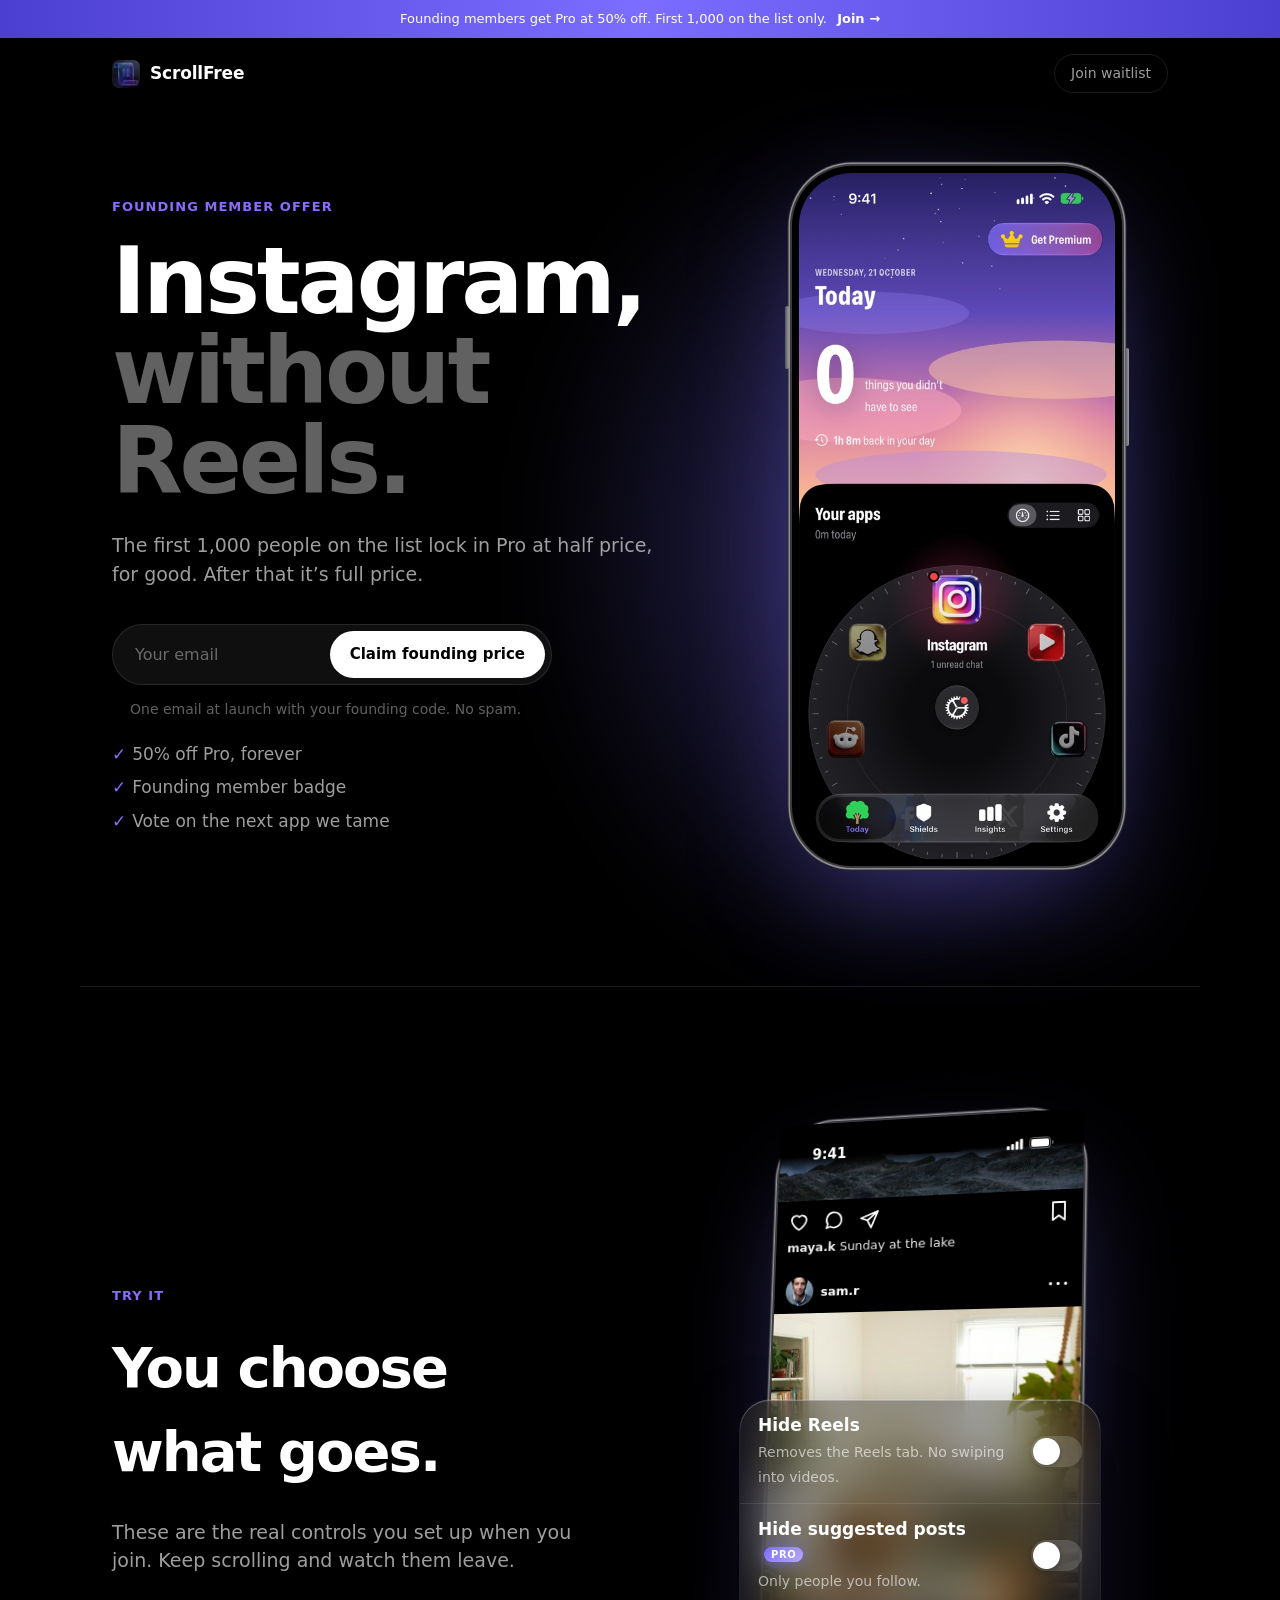
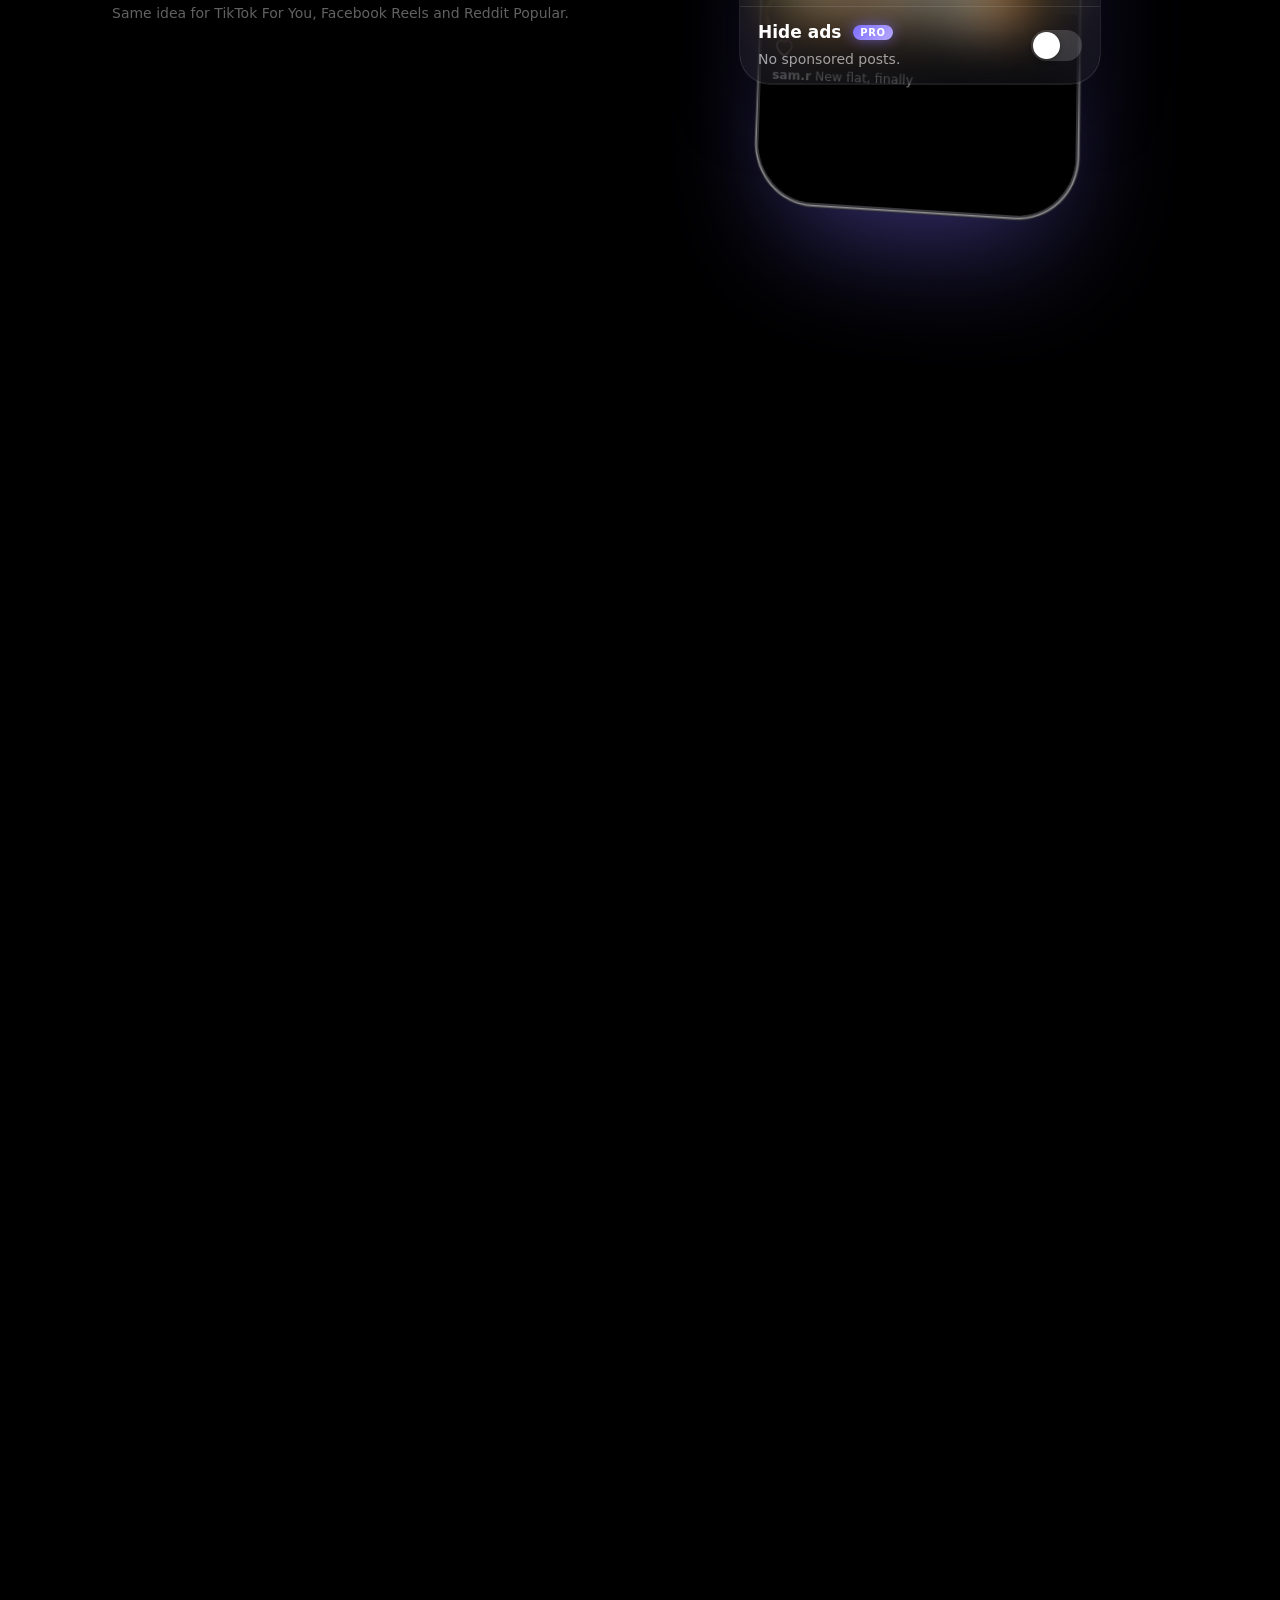
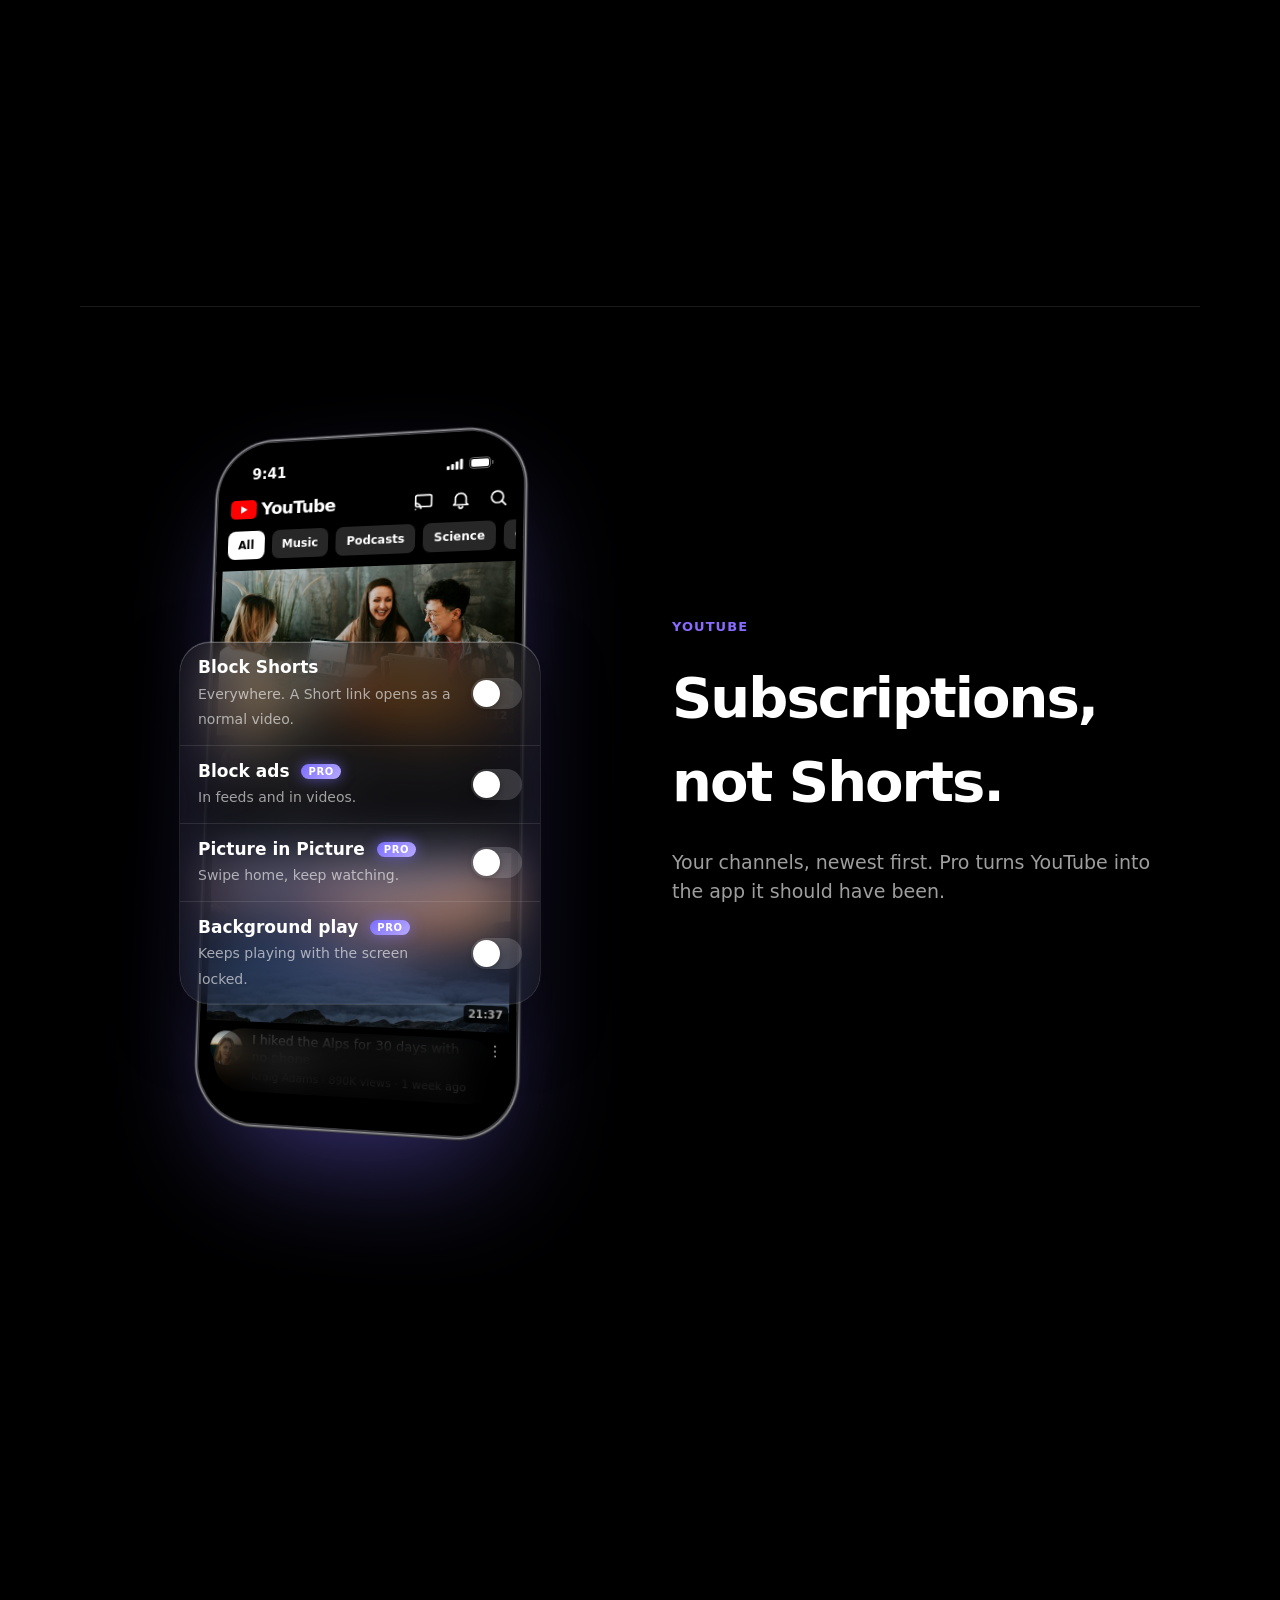
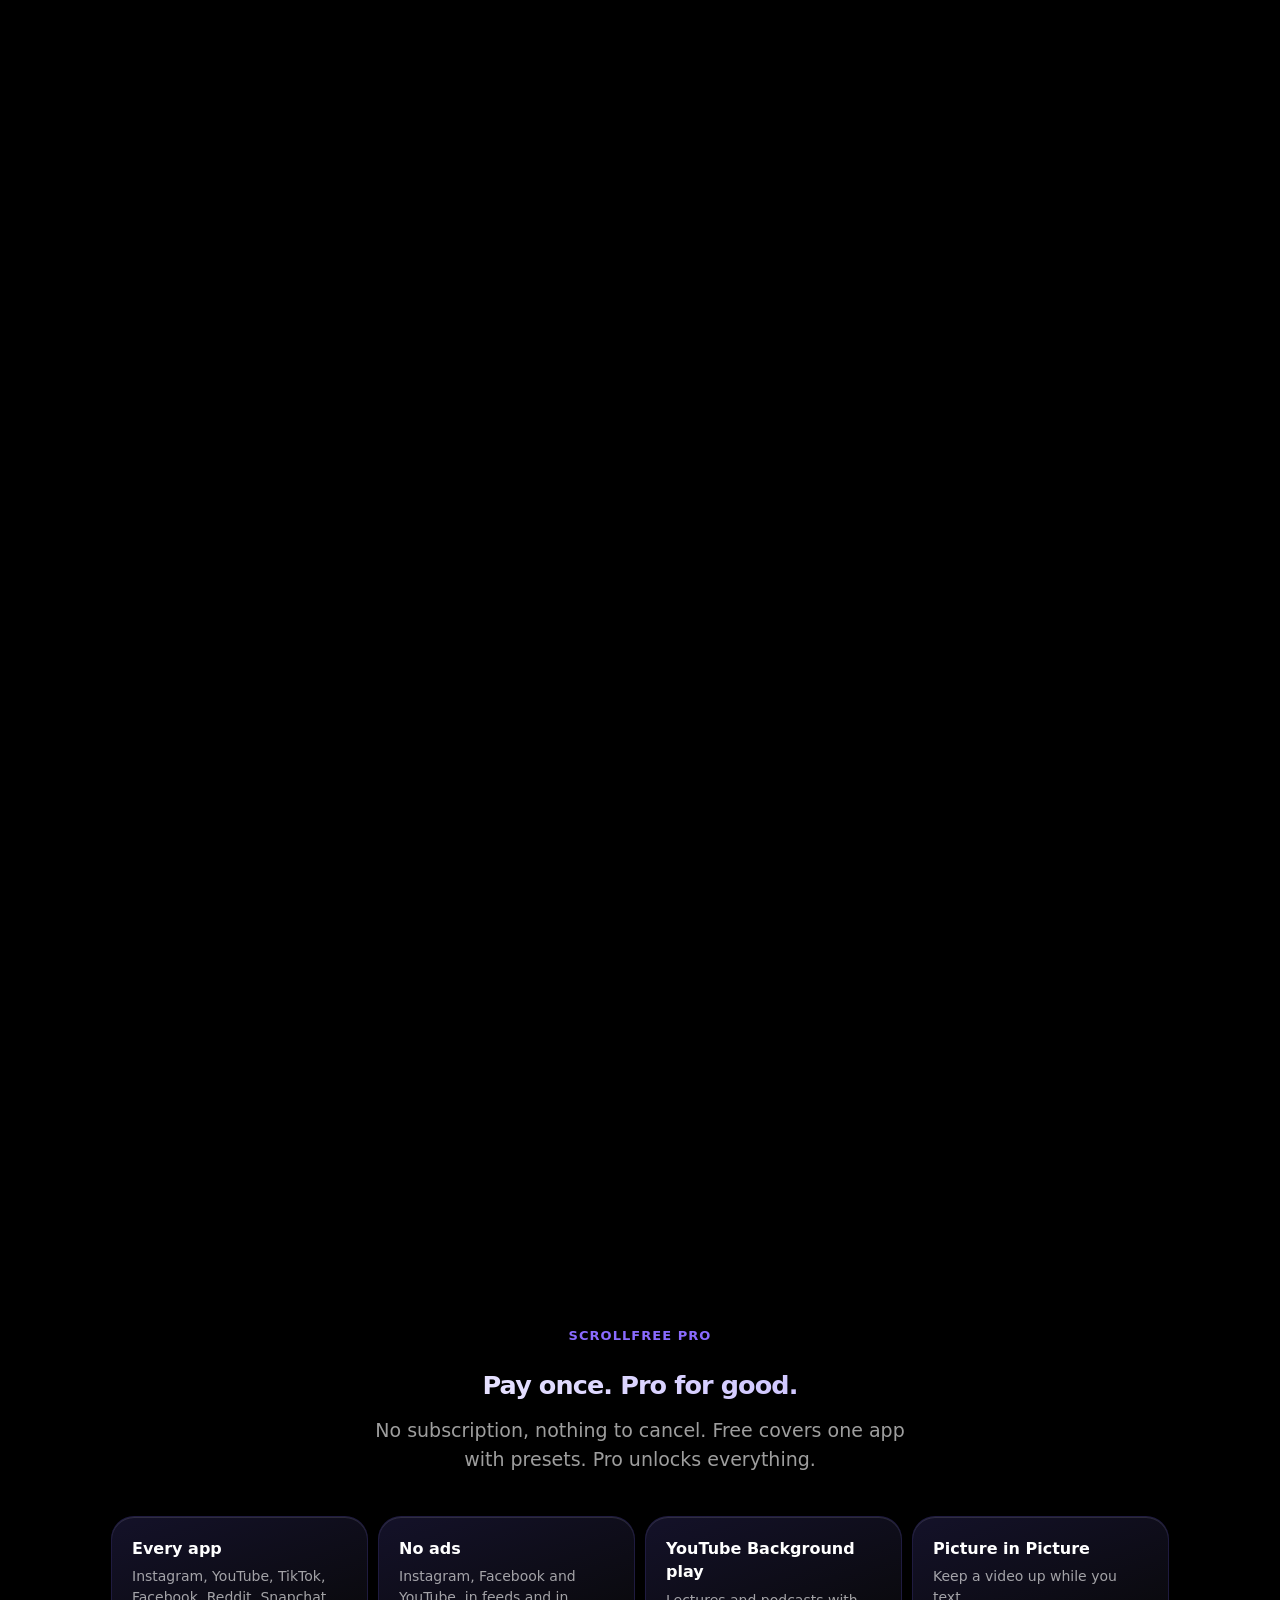
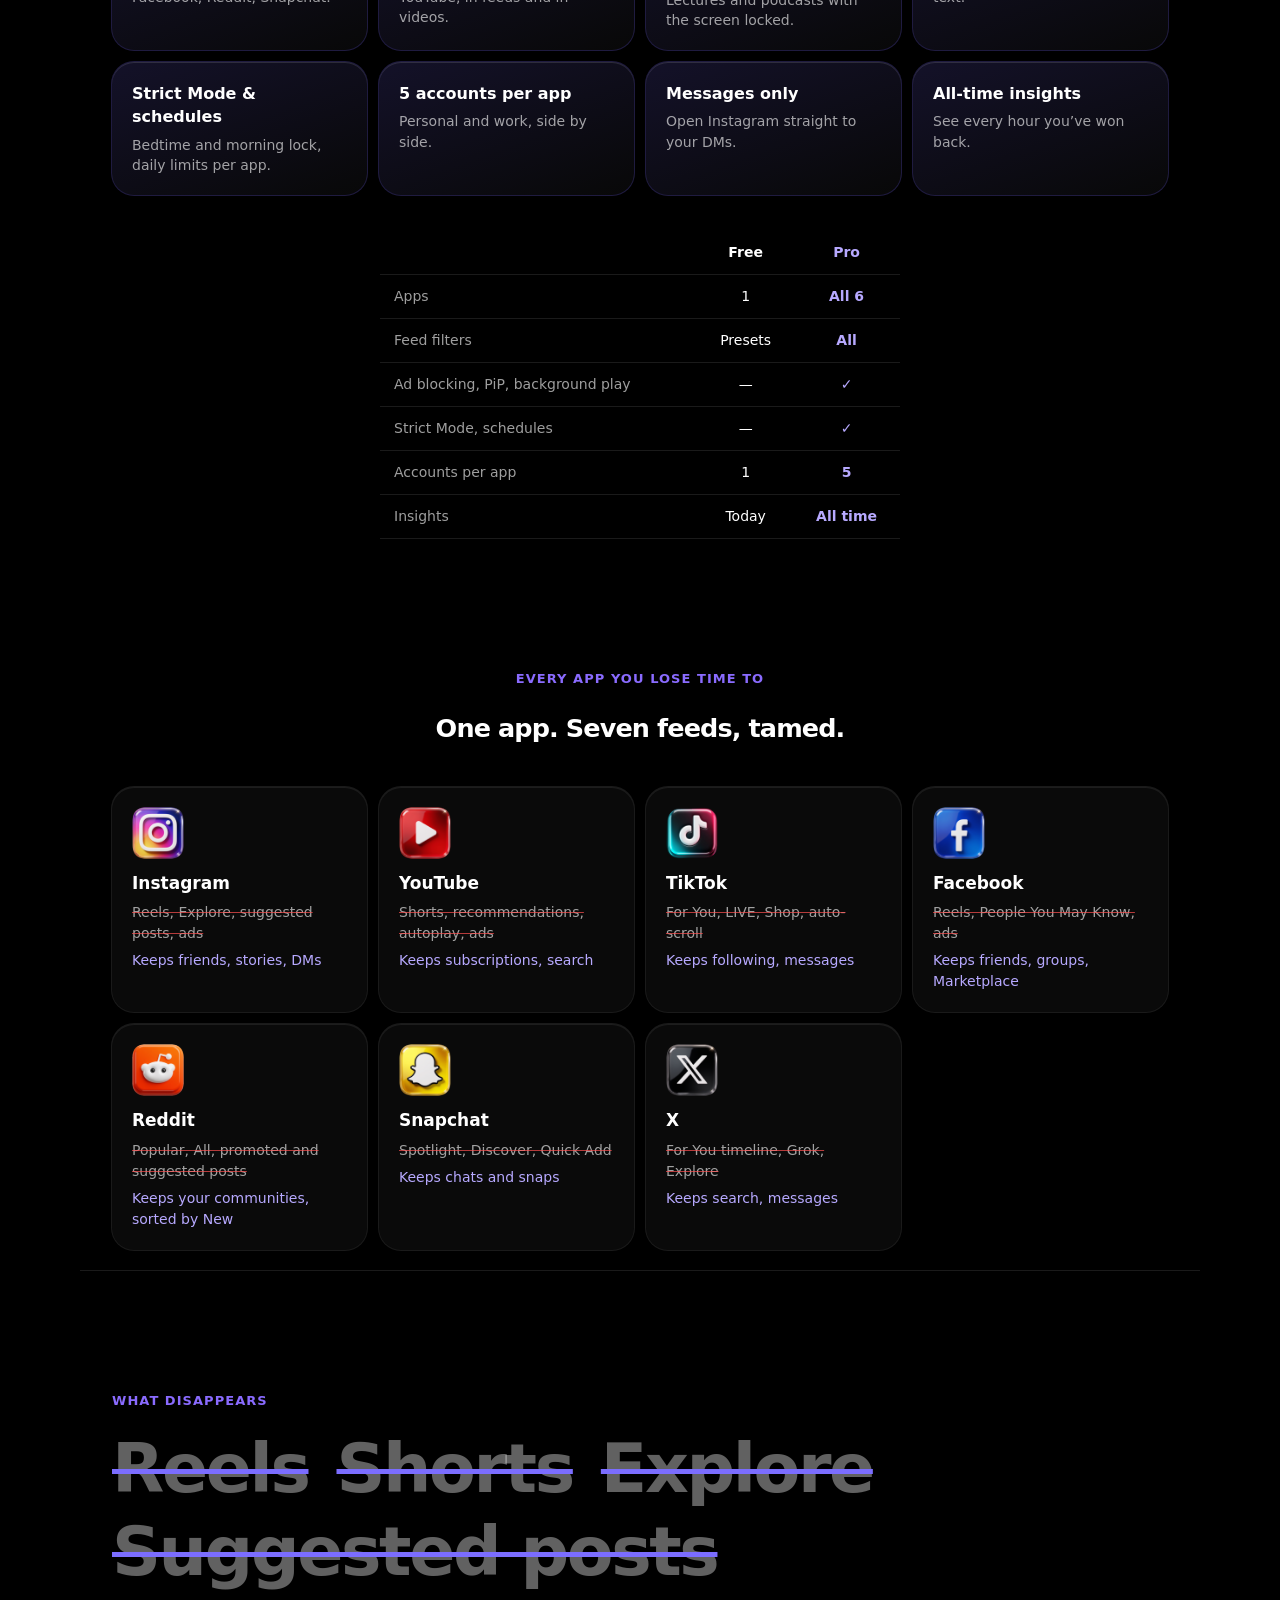
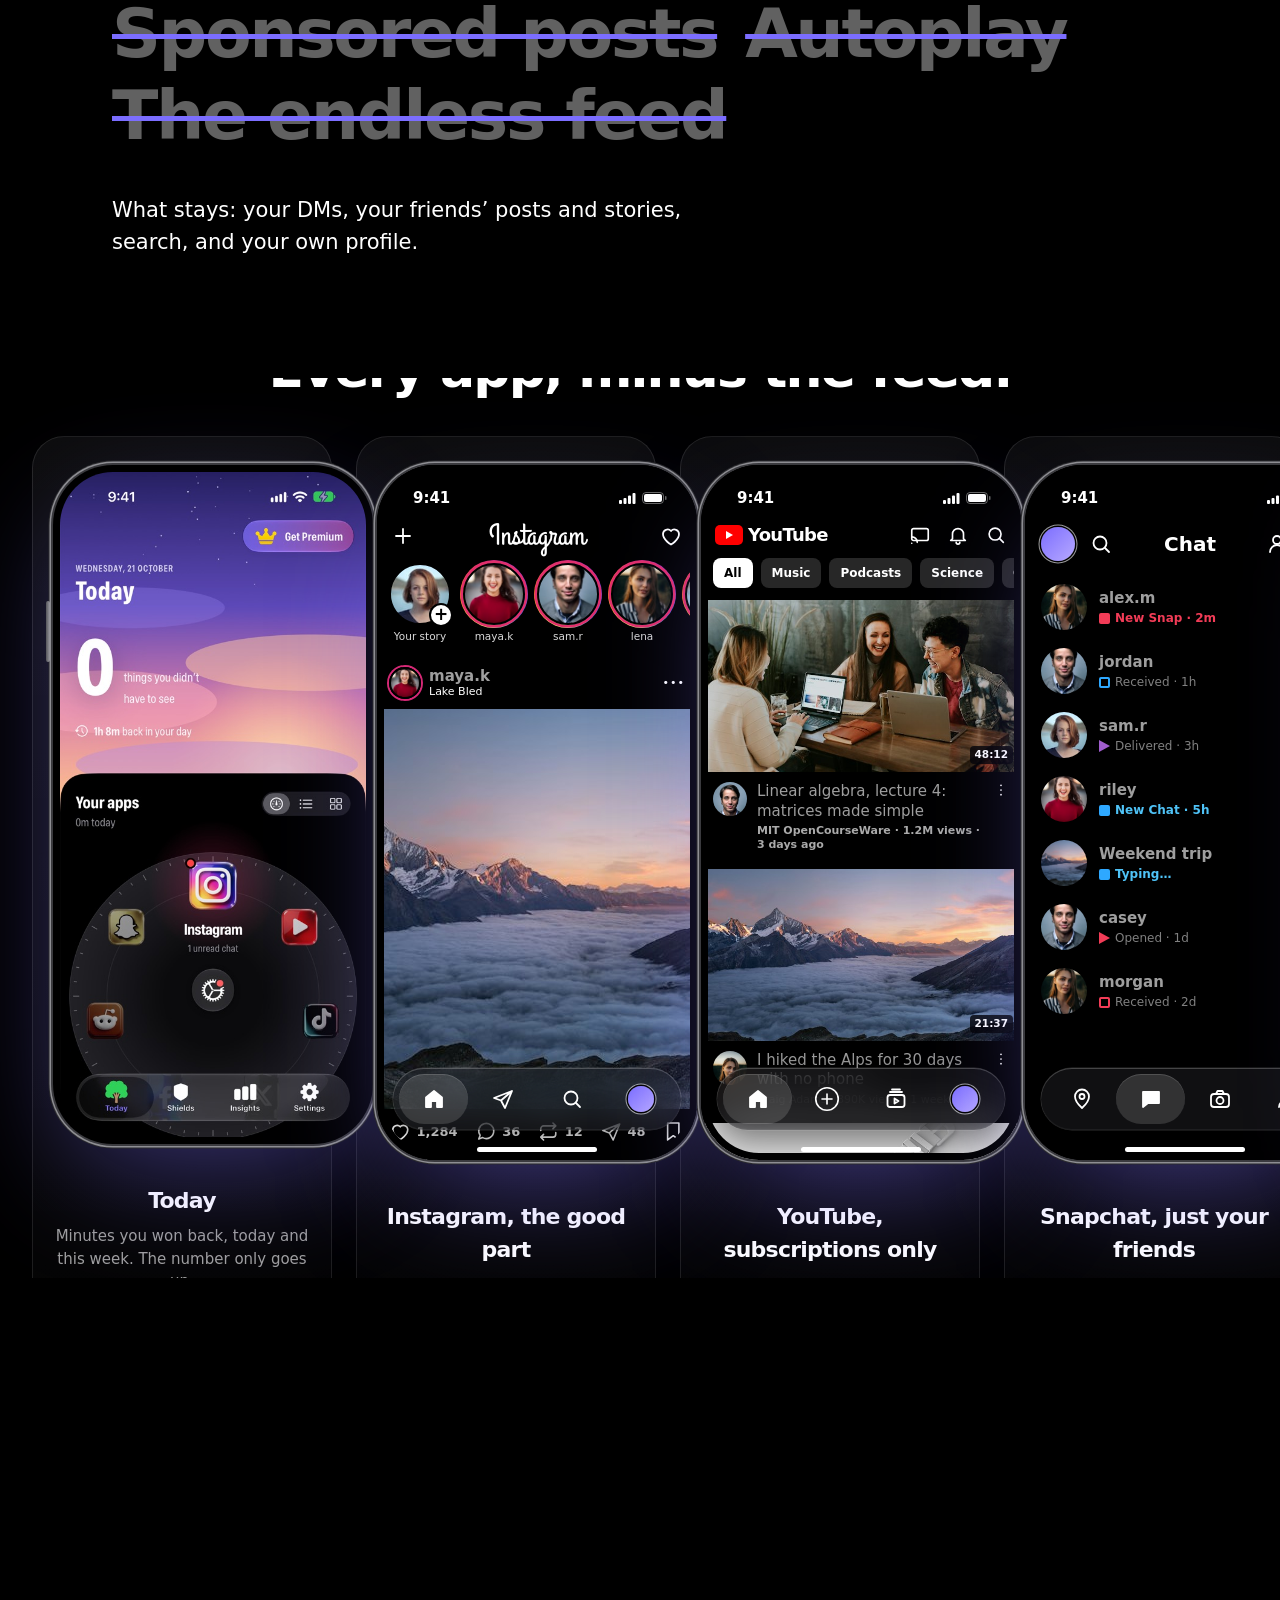
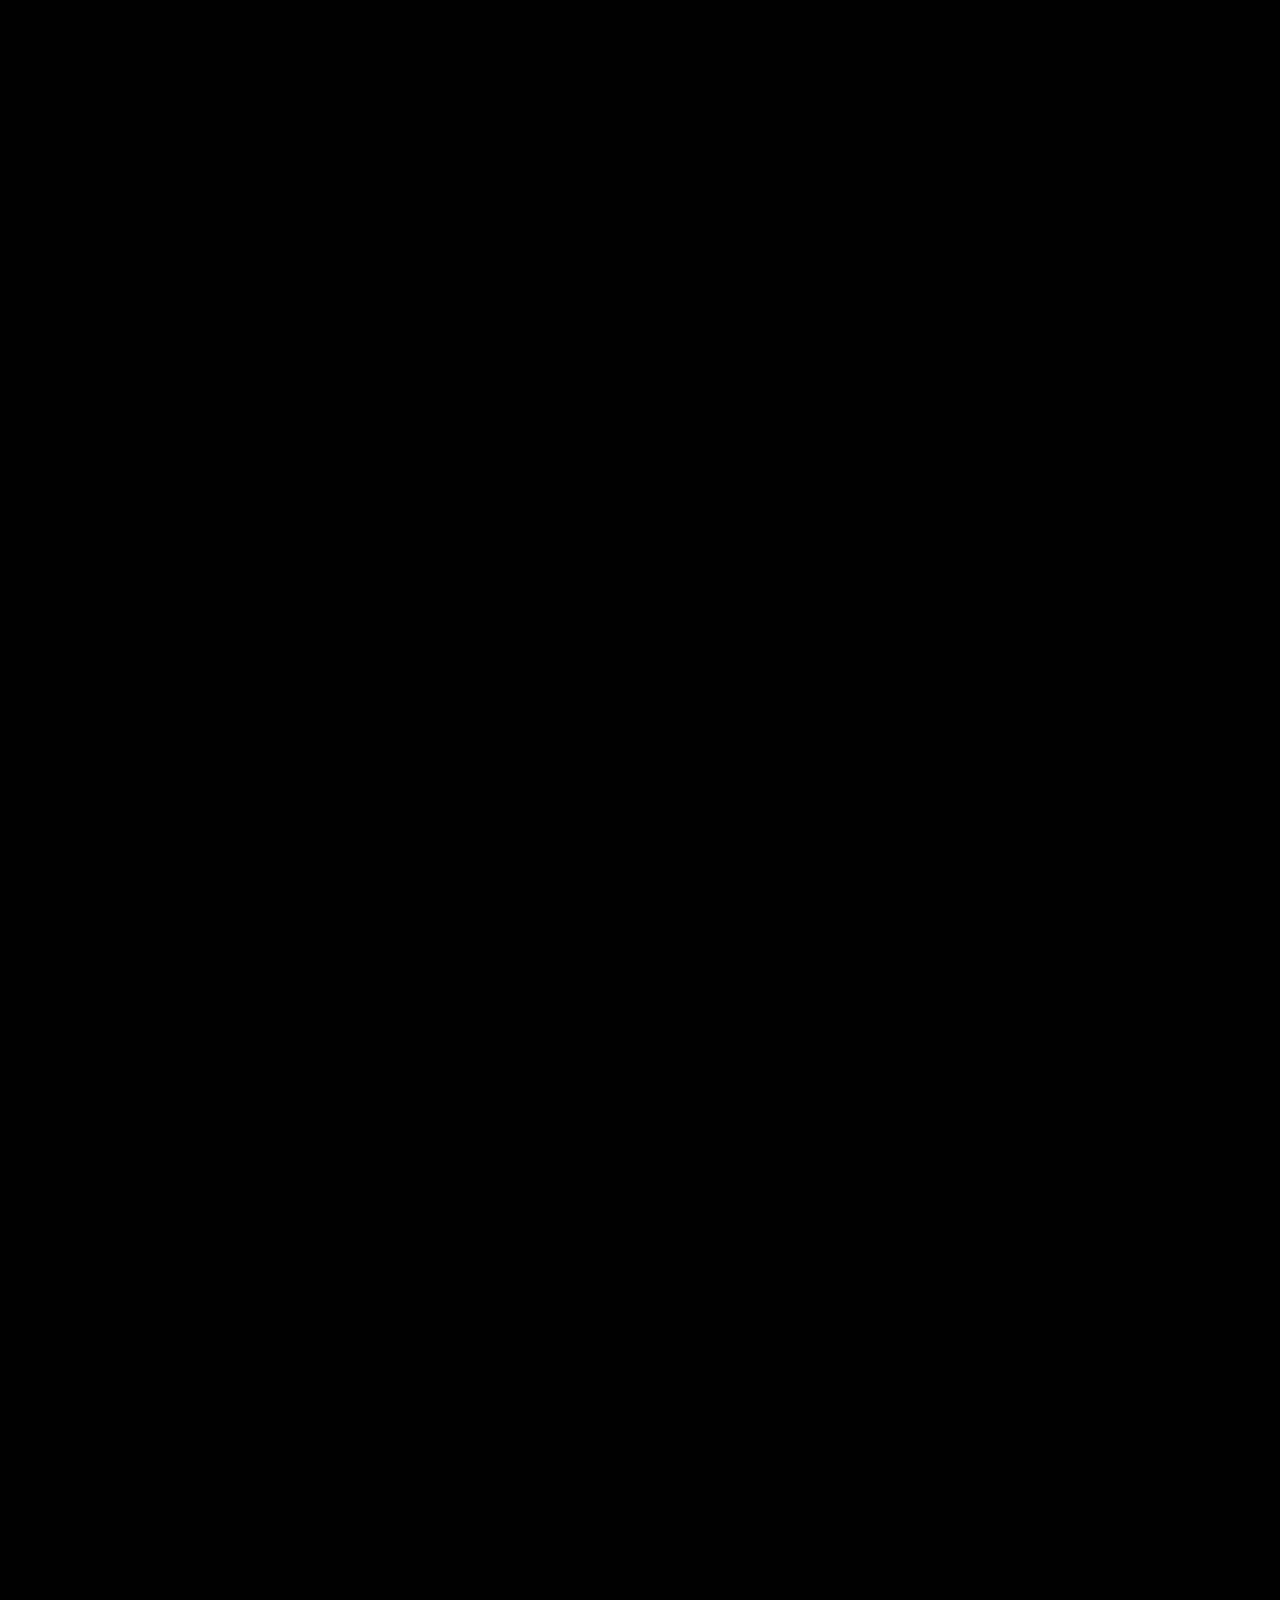
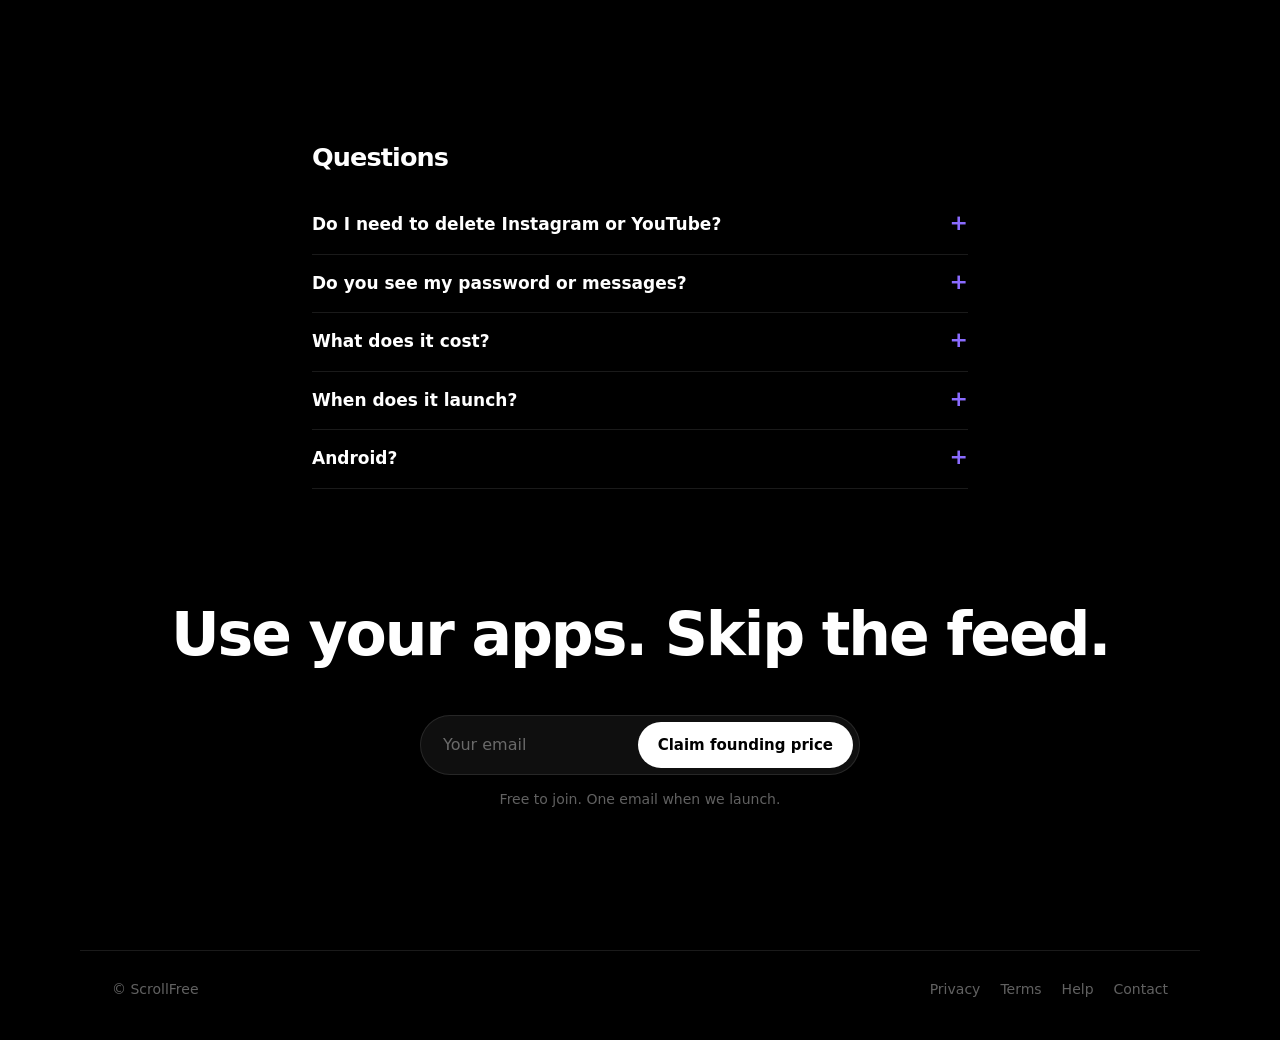
<file: index.html>
<!doctype html><html lang=en><head><meta charset=utf-8><meta name=viewport content='width=device-width,initial-scale=1'>
<title>ScrollFree – Instagram without Reels</title><meta name=robots content=noindex>
<meta name=description content="Keep Instagram, TikTok and YouTube. Lose Reels, Shorts and the endless feed. Join the ScrollFree waitlist.">
<meta property=og:title content="ScrollFree – Instagram without Reels"><meta property=og:description content="Keep your apps. Lose the scroll. Join the waitlist."><meta property=og:image content="img/s-1-today.jpg">
<meta name=theme-color content="#000">
<link rel=icon href=img/icon.png><link rel=preconnect href=https://fonts.gstatic.com crossorigin><link rel=stylesheet href="https://fonts.googleapis.com/css2?family=Grand+Hotel&display=swap"><link rel=stylesheet href=landing.css></head><body>

<div class=fomo>Founding members get Pro at 50% off. First 1,000 on the list only. <a href=#join>Join →</a></div>
<nav class=wrap><a class=brand href=./><img src=img/icon.png alt="" width=28 height=28>ScrollFree</a><a class=navcta href=#join>Join waitlist</a></nav>

<header class="hero wrap">
<div>
<p class=eyebrow>Founding member offer</p><h1>Instagram,<br><em>without Reels.</em></h1>
<p class=lead>The first 1,000 people on the list lock in Pro at half price, for good. After that it’s full price.</p>
<form class=wl name=waitlist data-netlify=true><input type=hidden name=form-name value=waitlist><input type=email name=email required placeholder="Your email" autocomplete=email aria-label="Email"><button>Claim founding price</button></form><p class="note msg">One email at launch with your founding code. No spam.</p>
<ul class=perks><li>50% off Pro, forever</li><li>Founding member badge</li><li>Vote on the next app we tame</li></ul>
</div>
<figure class=phone><img src=img/s-1-today.jpg alt="ScrollFree Today screen showing time won back" width=1100 height=2392></figure>
</header>

<div class=scrolly><section class="demo wrap" id=try>
<div class=demo-copy>
<p class=eyebrow>Try it</p>
<h2>You choose what goes.</h2>
<p class=lead>These are the real controls you set up when you join. Keep scrolling and watch them leave.</p>
<p class=note style="margin-left:0">Same idea for TikTok For You, Facebook Reels and Reddit Popular.</p>
</div>
<div class=stage><div class="mock" id=mock>
<div class=sb><b>9:41</b><span><svg width=17 height=11 viewBox="0 0 17 11" fill=#fff><rect x=0 y=7 width=3 height=4 rx=1 /><rect x=4.5 y=5 width=3 height=6 rx=1 /><rect x=9 y=2.5 width=3 height=8.5 rx=1 /><rect x=13.5 y=0 width=3 height=11 rx=1 /></svg><svg width=25 height=12 viewBox="0 0 25 12"><rect x=.5 y=.5 width=21 height=11 rx=3.5 fill=none stroke=#fff opacity=.4 /><rect x=2 y=2 width=18 height=8 rx=2 fill=#fff /><rect x=23 y=4 width=1.5 height=4 rx=.7 fill=#fff opacity=.4 /></svg></span></div>
<div class=scroll>
<div class=ighead><svg viewBox="0 0 24 24" class=ic><path d="M12 5v14M5 12h14"/></svg><b class=wordmark>Instagram</b><svg viewBox="0 0 24 24" class=ic><path d="M12 20.5s-8-4.6-8-10.4A4.6 4.6 0 0 1 12 7a4.6 4.6 0 0 1 8 3.1c0 5.8-8 10.4-8 10.4z"/></svg></div>
<div class=stories><figure class=me><i></i><figcaption>Your story</figcaption></figure><figure><i></i><figcaption>maya.k</figcaption></figure><figure><i></i><figcaption>sam.r</figcaption></figure><figure><i></i><figcaption>lena</figcaption></figure><figure><i></i><figcaption>omar.j</figcaption></figure></div>
<article class=post><header><i></i><b>maya.k</b><span>•••</span></header><div class="img g1"></div><div class=acts><svg viewBox="0 0 24 24" class=ic><path d="M12 20.5s-8-4.6-8-10.4A4.6 4.6 0 0 1 12 7a4.6 4.6 0 0 1 8 3.1c0 5.8-8 10.4-8 10.4z"/></svg><svg viewBox="0 0 24 24" class=ic><path d="M20 11.5a8 8 0 0 1-11.8 7L4 20l1.5-4A8 8 0 1 1 20 11.5z"/></svg><svg viewBox="0 0 24 24" class=ic><path d="M21 4 3 11l7 2.5L21 4l-7 17-4-7.5"/></svg><svg viewBox="0 0 24 24" class="ic r"><path d="M6 3h12v18l-6-4.5L6 21z"/></svg></div><p><b>maya.k</b> Sunday at the lake</p></article>
<article class="post x" data-k=sugg><header><i></i><b>viral.clips</b><small>Suggested for you</small><span>•••</span></header><div class="img g2"><em>▶</em></div><div class=acts><svg viewBox="0 0 24 24" class=ic><path d="M12 20.5s-8-4.6-8-10.4A4.6 4.6 0 0 1 12 7a4.6 4.6 0 0 1 8 3.1c0 5.8-8 10.4-8 10.4z"/></svg></div><p><b>viral.clips</b> You won't believe #7</p></article>
<article class="post x" data-k=ad><header><i></i><b>shopnow</b><small>Sponsored</small><span>•••</span></header><div class="img g3"></div><div class=shop>Shop now <span>›</span></div></article>
<article class=post><header><i></i><b>sam.r</b><span>•••</span></header><div class="img g4"></div><div class=acts><svg viewBox="0 0 24 24" class=ic><path d="M12 20.5s-8-4.6-8-10.4A4.6 4.6 0 0 1 12 7a4.6 4.6 0 0 1 8 3.1c0 5.8-8 10.4-8 10.4z"/></svg></div><p><b>sam.r</b> New flat, finally</p></article>
</div>
<nav class=tabs>
<span class=on><svg viewBox="0 0 24 24" class=ic><path d="M4 10.5 12 4l8 6.5V20h-5v-6H9v6H4z" fill=currentColor /></svg></span>
<span class=reels data-k=reels><svg viewBox="0 0 24 24" class=ic><rect x=3.5 y=3.5 width=17 height=17 rx=5 /><path d="M3.5 8.5h17M9 3.5l2.5 5M14.5 3.5l2.5 5M10.5 12.2v4.6l4-2.3z"/></svg></span>
<span><svg viewBox="0 0 24 24" class=ic><path d="M21 4 3 11l7 2.5L21 4l-7 17-4-7.5"/></svg></span>
<span><svg viewBox="0 0 24 24" class=ic><circle cx=11 cy=11 r=6.5 /><path d="m16 16 4 4"/></svg></span>
<span><i class=pfp></i></span>
</nav>
<div class=home-ind></div>
</div><div class=toggles>
<label><span><b>Hide Reels</b><small>Removes the Reels tab. No swiping into videos.</small></span><input type=checkbox data-hide=reels><i></i></label>
<label><span><b>Hide suggested posts <em class=pro>PRO</em></b><small>Only people you follow.</small></span><input type=checkbox data-hide=sugg><i></i></label>
<label><span><b>Hide ads <em class=pro>PRO</em></b><small>No sponsored posts.</small></span><input type=checkbox data-hide=ad><i></i></label>
</div></div>
</section></div>

<div class=scrolly><section class="demo wrap yt" id=youtube>
<div class=demo-copy>
<p class=eyebrow>YouTube</p>
<h2>Subscriptions, not Shorts.</h2>
<p class=lead>Your channels, newest first. Pro turns YouTube into the app it should have been.</p>
</div>
<div class=stage><div class=mock>
<div class=sb><b>9:41</b><span><svg width=17 height=11 viewBox="0 0 17 11" fill=#fff><rect x=0 y=7 width=3 height=4 rx=1 /><rect x=4.5 y=5 width=3 height=6 rx=1 /><rect x=9 y=2.5 width=3 height=8.5 rx=1 /><rect x=13.5 y=0 width=3 height=11 rx=1 /></svg><svg width=25 height=12 viewBox="0 0 25 12"><rect x=.5 y=.5 width=21 height=11 rx=3.5 fill=none stroke=#fff opacity=.4 /><rect x=2 y=2 width=18 height=8 rx=2 fill=#fff /><rect x=23 y=4 width=1.5 height=4 rx=.7 fill=#fff opacity=.4 /></svg></span></div>
<div class="scroll ytf">
<div class=ythead><b class=ytlogo><svg viewBox="0 0 28 20" width=28 height=20><rect width=28 height=20 rx=5 fill=#f00 /><path d="m11 6 7 4-7 4z" fill=#fff /></svg>YouTube</b><span class=yti><svg viewBox="0 0 24 24" class="ic"><rect x=3 y=5 width=18 height=13 rx=2 /><path d="M3 21a3 3 0 0 0-0 0M3 14a6 6 0 0 1 6 6"/></svg><svg viewBox="0 0 24 24" class="ic"><path d="M6 16V11a6 6 0 0 1 12 0v5l2 2H4zM10 20a2 2 0 0 0 4 0"/></svg><svg viewBox="0 0 24 24" class="ic"><circle cx=11 cy=11 r=6.5 /><path d="m16 16 4 4"/></svg></span></div><div class=chips><span class=on>All</span><span>Music</span><span>Podcasts</span><span>Science</span><span>Cooking</span></div><div data-k=pip class=player><div class="post vid"><div class="img g5"><small class=dur>48:12</small></div><div class=vmeta><i class="av1"></i><p><b>Linear algebra, lecture 4: matrices made simple</b><span>MIT OpenCourseWare · 1.2M views · 3 days ago</span></p><svg viewBox="0 0 24 24" class="ic dots"><circle cx=12 cy=5 r=1.3 fill=#fff /><circle cx=12 cy=12 r=1.3 fill=#fff /><circle cx=12 cy=19 r=1.3 fill=#fff /></svg></div></div></div><div class="post vid" data-k=yad><div class="img g3"><small class=adtag>Sponsored</small></div><div class=vmeta><i class="av3"></i><p><b>The watch that does nothing. Beautifully.</b><span>shopnow.com</span></p><svg viewBox="0 0 24 24" class="ic dots"><circle cx=12 cy=5 r=1.3 fill=#fff /><circle cx=12 cy=12 r=1.3 fill=#fff /><circle cx=12 cy=19 r=1.3 fill=#fff /></svg></div><div class=shopbtn>Shop now</div></div><div class="post shelf" data-k=shorts><b><svg viewBox="0 0 24 24" width=20 height=20><path d="M14.5 3.6 7.4 7.3a3.6 3.6 0 0 0 .3 6.5l-.6.3a3.6 3.6 0 0 0 3.4 6.4l7.1-3.7a3.6 3.6 0 0 0-.3-6.5l.6-.3a3.6 3.6 0 0 0-3.4-6.4z" fill=#f00 /><path d="m10.5 9.5 4 2.5-4 2.5z" fill=#fff /></svg>Shorts</b><div><i class=g2><span>POV: it’s 3am and you’re still scrolling<small>4.1M views</small></span></i><i class=g6><span>This pasta hack 🤯<small>2.8M views</small></span></i></div></div><div class="post vid"><div class="img g1"><small class=dur>21:37</small></div><div class=vmeta><i class="av4"></i><p><b>I hiked the Alps for 30 days with no phone</b><span>Kraig Adams · 890K views · 1 week ago</span></p><svg viewBox="0 0 24 24" class="ic dots"><circle cx=12 cy=5 r=1.3 fill=#fff /><circle cx=12 cy=12 r=1.3 fill=#fff /><circle cx=12 cy=19 r=1.3 fill=#fff /></svg></div></div></div>
<div class=bgplay data-k=bg>▶︎ Lecture 4 · playing in background</div>
<nav class=tabs><span class=on><svg viewBox="0 0 24 24" class=ic><path d="M4 10.5 12 4l8 6.5V20h-5v-6H9v6H4z" fill=currentColor /></svg></span><span class=reels data-k=shorts><svg viewBox="0 0 24 24" class=ic><path d="M14.5 3.6 7.4 7.3a3.6 3.6 0 0 0 .3 6.5l-.6.3a3.6 3.6 0 0 0 3.4 6.4l7.1-3.7a3.6 3.6 0 0 0-.3-6.5l.6-.3a3.6 3.6 0 0 0-3.4-6.4z"/><path d="m10.5 9.5 4 2.5-4 2.5z"/></svg></span><span class=plus><svg viewBox="0 0 24 24" class="ic"><circle cx=12 cy=12 r=9 /><path d="M12 8v8M8 12h8"/></svg></span><span><svg viewBox="0 0 24 24" class=ic><rect x=3.5 y=8 width=17 height=12 rx=2.5 /><path d="M6 5h12M8 2.5h8M10.5 11.5l4 2.5-4 2.5z"/></svg></span><span><i class=pfp></i></span></nav>
<div class=home-ind></div>
</div><div class=toggles>
<label><span><b>Block Shorts</b><small>Everywhere. A Short link opens as a normal video.</small></span><input type=checkbox data-hide=shorts><i></i></label>
<label><span><b>Block ads <em class=pro>PRO</em></b><small>In feeds and in videos.</small></span><input type=checkbox data-hide=yad><i></i></label>
<label><span><b>Picture in Picture <em class=pro>PRO</em></b><small>Swipe home, keep watching.</small></span><input type=checkbox data-hide=pip><i></i></label>
<label><span><b>Background play <em class=pro>PRO</em></b><small>Keeps playing with the screen locked.</small></span><input type=checkbox data-hide=bg><i></i></label>
</div></div>
</section></div>

<section class="pro-sec wrap" id=pro>
<p class=eyebrow>ScrollFree Pro</p>
<h2>Pay once. Pro for good.</h2>
<p class=lead>No subscription, nothing to cancel. Free covers one app with presets. Pro unlocks everything.</p>
<ul class=pro-grid>
<li><b>Every app</b>Instagram, YouTube, TikTok, Facebook, Reddit, Snapchat.</li>
<li><b>No ads</b>Instagram, Facebook and YouTube, in feeds and in videos.</li>
<li><b>YouTube Background play</b>Lectures and podcasts with the screen locked.</li>
<li><b>Picture in Picture</b>Keep a video up while you text.</li>
<li><b>Strict Mode &amp; schedules</b>Bedtime and morning lock, daily limits per app.</li>
<li><b>5 accounts per app</b>Personal and work, side by side.</li>
<li><b>Messages only</b>Open Instagram straight to your DMs.</li>
<li><b>All-time insights</b>See every hour you’ve won back.</li>
</ul>
<table class=cmp><tr><th></th><th>Free</th><th>Pro</th></tr>
<tr><td>Apps</td><td>1</td><td>All 6</td></tr><tr><td>Feed filters</td><td>Presets</td><td>All</td></tr>
<tr><td>Ad blocking, PiP, background play</td><td>—</td><td>✓</td></tr><tr><td>Strict Mode, schedules</td><td>—</td><td>✓</td></tr>
<tr><td>Accounts per app</td><td>1</td><td>5</td></tr><tr><td>Insights</td><td>Today</td><td>All time</td></tr></table>
</section>

<section class="apps wrap" id=apps>
<p class=eyebrow>Every app you lose time to</p>
<h2>One app. Seven feeds, tamed.</h2>
<ul class=app-grid><li><img src=img/app-instagram.png alt="" width=52 height=52 loading=lazy><b>Instagram</b><p><s>Reels, Explore, suggested posts, ads</s></p><p class=keep>Keeps friends, stories, DMs</p></li><li><img src=img/app-youtube.png alt="" width=52 height=52 loading=lazy><b>YouTube</b><p><s>Shorts, recommendations, autoplay, ads</s></p><p class=keep>Keeps subscriptions, search</p></li><li><img src=img/app-tiktok.png alt="" width=52 height=52 loading=lazy><b>TikTok</b><p><s>For You, LIVE, Shop, auto-scroll</s></p><p class=keep>Keeps following, messages</p></li><li><img src=img/app-facebook.png alt="" width=52 height=52 loading=lazy><b>Facebook</b><p><s>Reels, People You May Know, ads</s></p><p class=keep>Keeps friends, groups, Marketplace</p></li><li><img src=img/app-reddit.png alt="" width=52 height=52 loading=lazy><b>Reddit</b><p><s>Popular, All, promoted and suggested posts</s></p><p class=keep>Keeps your communities, sorted by New</p></li><li><img src=img/app-snapchat.png alt="" width=52 height=52 loading=lazy><b>Snapchat</b><p><s>Spotlight, Discover, Quick Add</s></p><p class=keep>Keeps chats and snaps</p></li><li><img src=img/app-x.png alt="" width=52 height=52 loading=lazy><b>X</b><p><s>For You timeline, Grok, Explore</s></p><p class=keep>Keeps search, messages</p></li></ul>
</section>

<section class="gone wrap">
<p class=eyebrow>What disappears</p>
<ul><li>Reels</li><li>Shorts</li><li>Explore</li><li>Suggested posts</li><li>Sponsored posts</li><li>Autoplay</li><li>The endless feed</li></ul>
<p class=lead>What stays: your DMs, your friends’ posts and stories, search, and your own profile.</p>
</section>

<div class=hscroll><section class="rail" aria-label="Inside ScrollFree"><div class=wrap><p class=eyebrow>Inside the app</p><h2>Every app, minus the feed.</h2></div><div class=track>
<article><figure class=phone><img src=img/s-1-today.jpg alt="Today screen showing time won back" loading=lazy width=1100 height=2392></figure><h2>Today</h2><p>Minutes you won back, today and this week. The number only goes up.</p></article>
<article><div class="mock flat ig">
<div class=sb><b>9:41</b><span><svg width=17 height=11 viewBox="0 0 17 11" fill=#fff><rect x=0 y=7 width=3 height=4 rx=1 /><rect x=4.5 y=5 width=3 height=6 rx=1 /><rect x=9 y=2.5 width=3 height=8.5 rx=1 /><rect x=13.5 y=0 width=3 height=11 rx=1 /></svg><svg width=25 height=12 viewBox="0 0 25 12"><rect x=.5 y=.5 width=21 height=11 rx=3.5 fill=none stroke=#fff opacity=.4 /><rect x=2 y=2 width=18 height=8 rx=2 fill=#fff /><rect x=23 y=4 width=1.5 height=4 rx=.7 fill=#fff opacity=.4 /></svg></span></div>
<div class=scroll><div class=ighead><svg viewBox="0 0 24 24" class=ic><path d="M12 5v14M5 12h14"/></svg><b class=wordmark>Instagram</b><svg viewBox="0 0 24 24" class="ic"><path d="M12 20.5s-8-4.6-8-10.4A4.6 4.6 0 0 1 12 7a4.6 4.6 0 0 1 8 3.1c0 5.8-8 10.4-8 10.4z"/></svg></div><div class=stories><figure class=me><i></i><figcaption>Your story</figcaption></figure><figure><i></i><figcaption>maya.k</figcaption></figure><figure><i></i><figcaption>sam.r</figcaption></figure><figure><i></i><figcaption>lena</figcaption></figure><figure><i></i><figcaption>omar.j</figcaption></figure></div><article class=post><header><i class=ring></i><p><b>maya.k</b><small>Lake Bled</small></p><span>•••</span></header><div class="img g1"></div><div class=acts><svg viewBox="0 0 24 24" class="ic"><path d="M12 20.5s-8-4.6-8-10.4A4.6 4.6 0 0 1 12 7a4.6 4.6 0 0 1 8 3.1c0 5.8-8 10.4-8 10.4z"/></svg><em>1,284</em><svg viewBox="0 0 24 24" class="ic"><path d="M20 11.5a8 8 0 0 1-11.8 7L4 20l1.5-4A8 8 0 1 1 20 11.5z"/></svg><em>36</em><svg viewBox="0 0 24 24" class="ic"><path d="M17 3l3 3-3 3M4 11V9a3 3 0 0 1 3-3h13M7 21l-3-3 3-3m13-2v2a3 3 0 0 1-3 3H4"/></svg><em>12</em><svg viewBox="0 0 24 24" class="ic"><path d="M21 4 3 11l7 2.5L21 4l-7 17-4-7.5"/></svg><em>48</em><svg viewBox="0 0 24 24" class="ic r"><path d="M6 3h12v18l-6-4.5L6 21z"/></svg></div><p>Liked by <b>sam.r</b> and <b>others</b></p><p><b>maya.k</b> Sunday at the lake</p><p class=dim>View all 36 comments</p><p class=t>2 hours ago</p></article><article class=post><header><i class=ring></i><p><b>sam.r</b><small></small></p><span>•••</span></header><div class="img g4"></div><div class=acts><svg viewBox="0 0 24 24" class="ic"><path d="M12 20.5s-8-4.6-8-10.4A4.6 4.6 0 0 1 12 7a4.6 4.6 0 0 1 8 3.1c0 5.8-8 10.4-8 10.4z"/></svg><em>642</em><svg viewBox="0 0 24 24" class="ic"><path d="M20 11.5a8 8 0 0 1-11.8 7L4 20l1.5-4A8 8 0 1 1 20 11.5z"/></svg><em>18</em><svg viewBox="0 0 24 24" class="ic"><path d="M17 3l3 3-3 3M4 11V9a3 3 0 0 1 3-3h13M7 21l-3-3 3-3m13-2v2a3 3 0 0 1-3 3H4"/></svg><em>3</em><svg viewBox="0 0 24 24" class="ic"><path d="M21 4 3 11l7 2.5L21 4l-7 17-4-7.5"/></svg><em>9</em><svg viewBox="0 0 24 24" class="ic r"><path d="M6 3h12v18l-6-4.5L6 21z"/></svg></div><p>Liked by <b>lena</b> and <b>others</b></p><p><b>sam.r</b> New flat, finally</p><p class=dim>View all 18 comments</p><p class=t>5 hours ago</p></article></div><nav class="tabs igbar"><span class=on><svg viewBox="0 0 24 24" class=ic><path d="M4 10.5 12 4l8 6.5V20h-5v-6H9v6H4z" fill=currentColor /></svg></span><span><svg viewBox="0 0 24 24" class="ic"><path d="M21 4 3 11l7 2.5L21 4l-7 17-4-7.5"/></svg></span><span><svg viewBox="0 0 24 24" class=ic><circle cx=11 cy=11 r=6.5 /><path d="m16 16 4 4"/></svg></span><span><i class=pfp></i></span></nav><div class=home-ind></div>
</div><h2>Instagram, the good part</h2><p>Stories, messages and the people you follow. The Reels tab simply isn’t there.</p></article>
<article><div class="mock flat">
<div class=sb><b>9:41</b><span><svg width=17 height=11 viewBox="0 0 17 11" fill=#fff><rect x=0 y=7 width=3 height=4 rx=1 /><rect x=4.5 y=5 width=3 height=6 rx=1 /><rect x=9 y=2.5 width=3 height=8.5 rx=1 /><rect x=13.5 y=0 width=3 height=11 rx=1 /></svg><svg width=25 height=12 viewBox="0 0 25 12"><rect x=.5 y=.5 width=21 height=11 rx=3.5 fill=none stroke=#fff opacity=.4 /><rect x=2 y=2 width=18 height=8 rx=2 fill=#fff /><rect x=23 y=4 width=1.5 height=4 rx=.7 fill=#fff opacity=.4 /></svg></span></div>
<div class="scroll ytf">
<div class=ythead><b class=ytlogo><svg viewBox="0 0 28 20" width=28 height=20><rect width=28 height=20 rx=5 fill=#f00 /><path d="m11 6 7 4-7 4z" fill=#fff /></svg>YouTube</b><span class=yti><svg viewBox="0 0 24 24" class="ic"><rect x=3 y=5 width=18 height=13 rx=2 /><path d="M3 21a3 3 0 0 0-0 0M3 14a6 6 0 0 1 6 6"/></svg><svg viewBox="0 0 24 24" class="ic"><path d="M6 16V11a6 6 0 0 1 12 0v5l2 2H4zM10 20a2 2 0 0 0 4 0"/></svg><svg viewBox="0 0 24 24" class="ic"><circle cx=11 cy=11 r=6.5 /><path d="m16 16 4 4"/></svg></span></div><div class=chips><span class=on>All</span><span>Music</span><span>Podcasts</span><span>Science</span><span>Cooking</span></div><div class=player><div class="post vid"><div class="img g5"><small class=dur>48:12</small></div><div class=vmeta><i class="av1"></i><p><b>Linear algebra, lecture 4: matrices made simple</b><span>MIT OpenCourseWare · 1.2M views · 3 days ago</span></p><svg viewBox="0 0 24 24" class="ic dots"><circle cx=12 cy=5 r=1.3 fill=#fff /><circle cx=12 cy=12 r=1.3 fill=#fff /><circle cx=12 cy=19 r=1.3 fill=#fff /></svg></div></div></div><div class="post vid"><div class="img g1"><small class=dur>21:37</small></div><div class=vmeta><i class="av4"></i><p><b>I hiked the Alps for 30 days with no phone</b><span>Kraig Adams · 890K views · 1 week ago</span></p><svg viewBox="0 0 24 24" class="ic dots"><circle cx=12 cy=5 r=1.3 fill=#fff /><circle cx=12 cy=12 r=1.3 fill=#fff /><circle cx=12 cy=19 r=1.3 fill=#fff /></svg></div></div><div class="post vid"><div class="img g3"><small class=dur>12:05</small></div><div class=vmeta><i class="av1"></i><p><b>The simplest bread you will ever bake</b><span>Joshua Weissman · 2.1M views · 4 days ago</span></p><svg viewBox="0 0 24 24" class="ic dots"><circle cx=12 cy=5 r=1.3 fill=#fff /><circle cx=12 cy=12 r=1.3 fill=#fff /><circle cx=12 cy=19 r=1.3 fill=#fff /></svg></div></div></div>

<nav class=tabs><span class=on><svg viewBox="0 0 24 24" class=ic><path d="M4 10.5 12 4l8 6.5V20h-5v-6H9v6H4z" fill=currentColor /></svg></span><span class=plus><svg viewBox="0 0 24 24" class="ic"><circle cx=12 cy=12 r=9 /><path d="M12 8v8M8 12h8"/></svg></span><span><svg viewBox="0 0 24 24" class=ic><rect x=3.5 y=8 width=17 height=12 rx=2.5 /><path d="M6 5h12M8 2.5h8M10.5 11.5l4 2.5-4 2.5z"/></svg></span><span><i class=pfp></i></span></nav>
<div class=home-ind></div>
</div><h2>YouTube, subscriptions only</h2><p>Your channels and full videos. No Shorts shelf, no Shorts tab, no ads.</p></article>
<article><div class="mock flat snap"><div class=sb><b>9:41</b><span><svg width=17 height=11 viewBox="0 0 17 11" fill=#fff><rect x=0 y=7 width=3 height=4 rx=1 /><rect x=4.5 y=5 width=3 height=6 rx=1 /><rect x=9 y=2.5 width=3 height=8.5 rx=1 /><rect x=13.5 y=0 width=3 height=11 rx=1 /></svg><svg width=25 height=12 viewBox="0 0 25 12"><rect x=.5 y=.5 width=21 height=11 rx=3.5 fill=none stroke=#fff opacity=.4 /><rect x=2 y=2 width=18 height=8 rx=2 fill=#fff /><rect x=23 y=4 width=1.5 height=4 rx=.7 fill=#fff opacity=.4 /></svg></span></div><div class=scroll><div class=snaphead><i class=pfp></i><svg viewBox="0 0 24 24" class=ic><circle cx=11 cy=11 r=6.5 /><path d="m16 16 4 4"/></svg><b>Chat</b><svg viewBox="0 0 24 24" class=ic><circle cx=10 cy=8 r=4 /><path d="M3 20a7 7 0 0 1 14 0M19 8v6M16 11h6"/></svg><svg viewBox="0 0 24 24" class=ic><circle cx=5 cy=12 r=1.3 fill=#fff /><circle cx=12 cy=12 r=1.3 fill=#fff /><circle cx=19 cy=12 r=1.3 fill=#fff /></svg></div><div class=srow><i style="background-image:url(img/u-a3.jpg)"></i><p><b>alex.m</b><span class="new r"><b class="ss f" style="--c:#f23c57"></b>New Snap · 2m</span></p><svg viewBox="0 0 24 24" class=ic><rect x=3 y=7 width=18 height=13 rx=3 /><circle cx=12 cy=13.5 r=3.5 /><path d="M8 7l1.5-3h5L16 7"/></svg></div><div class=srow><i style="background-image:url(img/u-a4.jpg)"></i><p><b>jordan</b><span class=""><b class="ss" style="--c:#2ea8ff"></b>Received · 1h</span></p><svg viewBox="0 0 24 24" class=ic><rect x=3 y=7 width=18 height=13 rx=3 /><circle cx=12 cy=13.5 r=3.5 /><path d="M8 7l1.5-3h5L16 7"/></svg></div><div class=srow><i style="background-image:url(img/u-a5.jpg)"></i><p><b>sam.r</b><span class=""><b class="ss a" style="--c:#a05dcd"></b>Delivered · 3h</span></p><svg viewBox="0 0 24 24" class=ic><rect x=3 y=7 width=18 height=13 rx=3 /><circle cx=12 cy=13.5 r=3.5 /><path d="M8 7l1.5-3h5L16 7"/></svg></div><div class=srow><i style="background-image:url(img/u-a1.jpg)"></i><p><b>riley</b><span class="new"><b class="ss f" style="--c:#2ea8ff"></b>New Chat · 5h</span></p><svg viewBox="0 0 24 24" class=ic><rect x=3 y=7 width=18 height=13 rx=3 /><circle cx=12 cy=13.5 r=3.5 /><path d="M8 7l1.5-3h5L16 7"/></svg></div><div class=srow><i style="background-image:url(img/u-lake.jpg)"></i><p><b>Weekend trip</b><span class="new"><b class="ss f" style="--c:#2ea8ff"></b>Typing…</span></p><svg viewBox="0 0 24 24" class=ic><rect x=3 y=7 width=18 height=13 rx=3 /><circle cx=12 cy=13.5 r=3.5 /><path d="M8 7l1.5-3h5L16 7"/></svg></div><div class=srow><i style="background-image:url(img/u-a4.jpg)"></i><p><b>casey</b><span class=""><b class="ss a" style="--c:#f23c57"></b>Opened · 1d</span></p><svg viewBox="0 0 24 24" class=ic><rect x=3 y=7 width=18 height=13 rx=3 /><circle cx=12 cy=13.5 r=3.5 /><path d="M8 7l1.5-3h5L16 7"/></svg></div><div class=srow><i style="background-image:url(img/u-a3.jpg)"></i><p><b>morgan</b><span class=""><b class="ss" style="--c:#f23c57"></b>Received · 2d</span></p><svg viewBox="0 0 24 24" class=ic><rect x=3 y=7 width=18 height=13 rx=3 /><circle cx=12 cy=13.5 r=3.5 /><path d="M8 7l1.5-3h5L16 7"/></svg></div></div><nav class=tabs><span><svg viewBox="0 0 24 24" class=ic><path d="M12 21s7-6.2 7-11.5a7 7 0 0 0-14 0C5 14.8 12 21 12 21z"/><circle cx=12 cy=9.5 r=2.5 /></svg></span><span class=on><svg viewBox="0 0 24 24" class=ic><path d="M4 5h16v11H9l-5 4z" fill=currentColor /></svg></span><span><svg viewBox="0 0 24 24" class=ic><rect x=3 y=7 width=18 height=13 rx=3 /><circle cx=12 cy=13.5 r=3.5 /><path d="M8 7l1.5-3h5L16 7"/></svg></span><span><svg viewBox="0 0 24 24" class=ic><circle cx=8 cy=9 r=3 /><circle cx=16 cy=9 r=3 /><path d="M2 20a6 6 0 0 1 12 0M10 20a6 6 0 0 1 12 0"/></svg></span></nav><div class=home-ind></div></div><h2>Snapchat, just your friends</h2><p>Chats and the camera. No Spotlight, no Discover, no stories from strangers.</p></article>
<article><figure class=phone><img src=img/s-3-shields.jpg alt="Shields screen" loading=lazy width=1100 height=2392></figure><h2>Shields that hold</h2><p>Block an app’s feed outright, or add a pause before it opens. No swiping your way back in.</p></article>
</div></section></div>

<section class="faq wrap" id=faq>
<h2>Questions</h2>
<details><summary>Do I need to delete Instagram or YouTube?</summary><p>No. You keep your accounts and using them inside ScrollFree. Shields can block the original apps so you can’t slip back into the feed.</p></details>
<details><summary>Do you see my password or messages?</summary><p>No. You sign in on the app’s own page, and everything runs on your iPhone. We never receive your login, messages or what you browse.</p></details>
<details><summary>What does it cost?</summary><p>Free covers one app with presets. Pro is a one-time purchase that unlocks every app and feature. No subscription.</p></details>
<details><summary>When does it launch?</summary><p>Soon, on the App Store for iPhone. The waitlist hears first and gets in first.</p></details>
<details><summary>Android?</summary><p>iPhone only for now. Join the list and tell us you want Android.</p></details>
</section>

<section id=join class="cta wrap">
<h2>Use your apps. Skip the feed.</h2>
<form class=wl name=waitlist data-netlify=true><input type=hidden name=form-name value=waitlist><input type=email name=email required placeholder="Your email" autocomplete=email aria-label="Email"><button>Claim founding price</button></form>
<p class="note msg">Free to join. One email when we launch.</p>
</section>

<footer class=wrap><span>© ScrollFree</span><span><a href=privacy.html>Privacy</a><a href=terms.html>Terms</a><a href=help.html>Help</a><a href="mailto:appledeveloper545@gmail.com">Contact</a></span></footer>

<script>
for (const t of document.querySelectorAll("[data-hide]")) t.onchange = () => {
  const els = t.closest("section").querySelectorAll(`.mock [data-k=${t.dataset.hide}]`), sc = t.closest("section").querySelector(".scroll"), post = [...els].find(e => sc.contains(e) && e.classList.contains("post"))
  const go = () => els.forEach(el => {
    el.classList.toggle("gone-el", t.checked)
    if (!t.checked && el.matches(".tabs *")) { el.classList.add("back"); el.onanimationend = () => el.classList.remove("back") }
  })
  if (!post) return go()
  sc.scrollTo({top: post.offsetTop - 60, behavior: "smooth"}); setTimeout(go, 500)
}
// Scrolling through a demo flips its toggles one by one; scrolling back flips them off.
const scrollies = [...document.querySelectorAll(".scrolly")]
const onScroll = () => scrollies.forEach(w => {
  const r = w.getBoundingClientRect(), p = -r.top / Math.max(r.height - innerHeight, r.height * .5)
  w.querySelectorAll("[data-hide]").forEach((t, i, all) => {
    const on = p > (i + 1) / (all.length + 1)
    if (t._on !== on) { t._on = on; if (t.checked !== on) { t.checked = on; t.onchange() } }
  })
})
addEventListener("scroll", onScroll, {passive: true}); onScroll()
const rails = [...document.querySelectorAll(".hscroll")]
const onRail = () => rails.forEach(w => {
  const r = w.getBoundingClientRect(), t = w.querySelector(".track"), p = Math.min(1, Math.max(0, -r.top / (r.height - innerHeight)))
  t.style.transform = `translateX(${-p * Math.max(0, t.scrollWidth - innerWidth)}px)`
})
addEventListener("scroll", onRail, {passive: true}); addEventListener("resize", onRail); onRail()
for (const f of document.querySelectorAll(".wl")) f.onsubmit = async e => {
  e.preventDefault()
  const b = f.querySelector("button"), m = f.nextElementSibling; b.disabled = true
  try {
    const r = await fetch("/", {method: "POST", headers: {"Content-Type": "application/x-www-form-urlencoded"}, body: new URLSearchParams(new FormData(f))})
    if (!r.ok) throw 0
    f.hidden = true; m.textContent = "You’re on the list. We’ll email you on launch day."
  } catch { m.textContent = "Couldn’t join just now. Try again."; b.disabled = false }
}
</script>
<a class=sticky href=#join>Claim founding price</a>
</body></html>
</file>
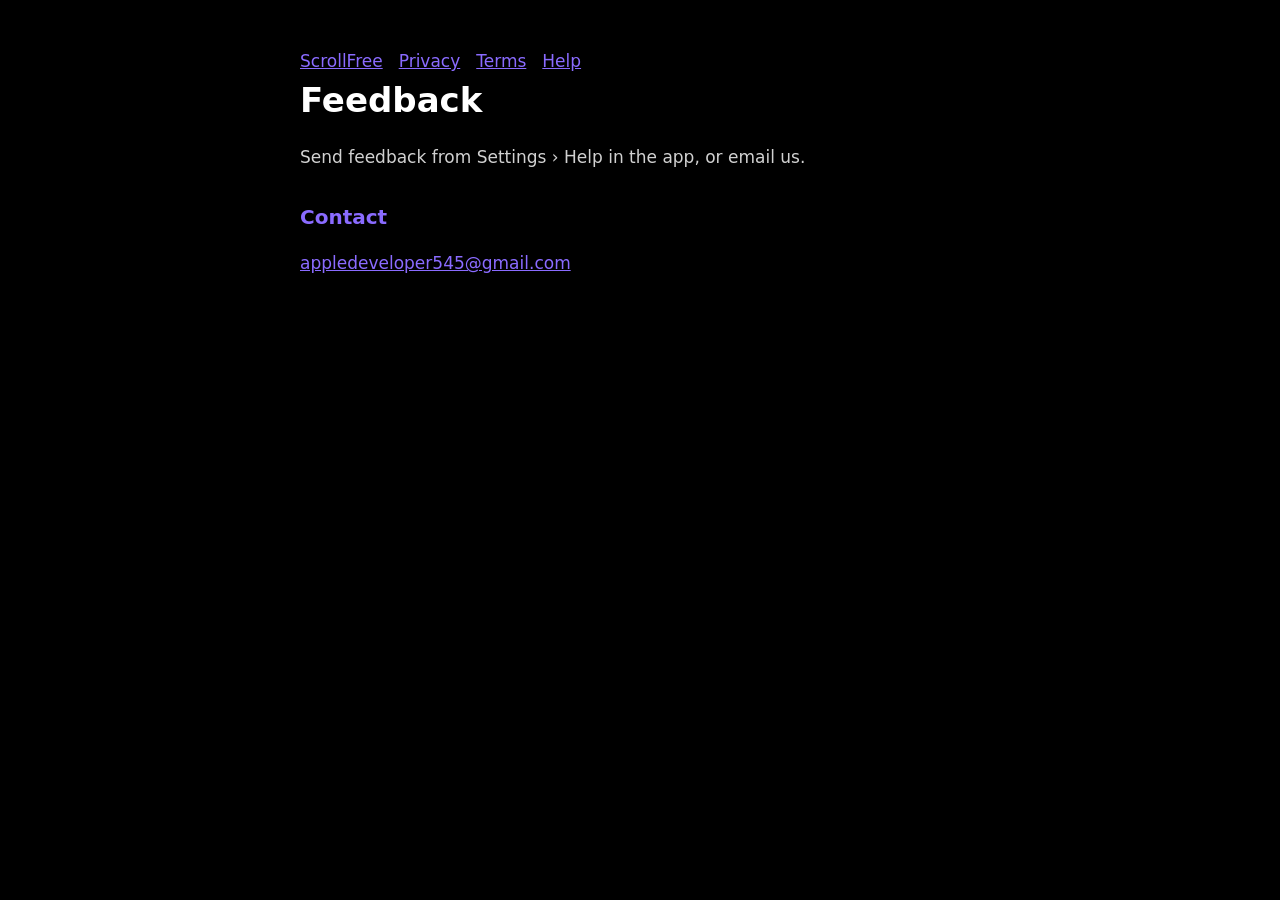
<file: feedback.html>
<!doctype html><html lang=en><head><meta charset=utf-8><meta name=viewport content='width=device-width,initial-scale=1'><title>ScrollFree Feedback</title><link rel=stylesheet href=style.css></head><body><main><nav><a href=./>ScrollFree</a><a href=privacy.html>Privacy</a><a href=terms.html>Terms</a><a href=help.html>Help</a></nav>
<h1>Feedback</h1><p>Send feedback from Settings › Help in the app, or email us.</p>
<form name=feedback method=POST data-netlify=true netlify-honeypot=bot hidden><input name=bot><input name=kind><textarea name=message></textarea><input name=platform><input name=app_version><textarea name=diagnostics></textarea></form>
<h2>Contact</h2><p><a href="mailto:appledeveloper545@gmail.com">appledeveloper545@gmail.com</a></p></main></body></html>
</file>
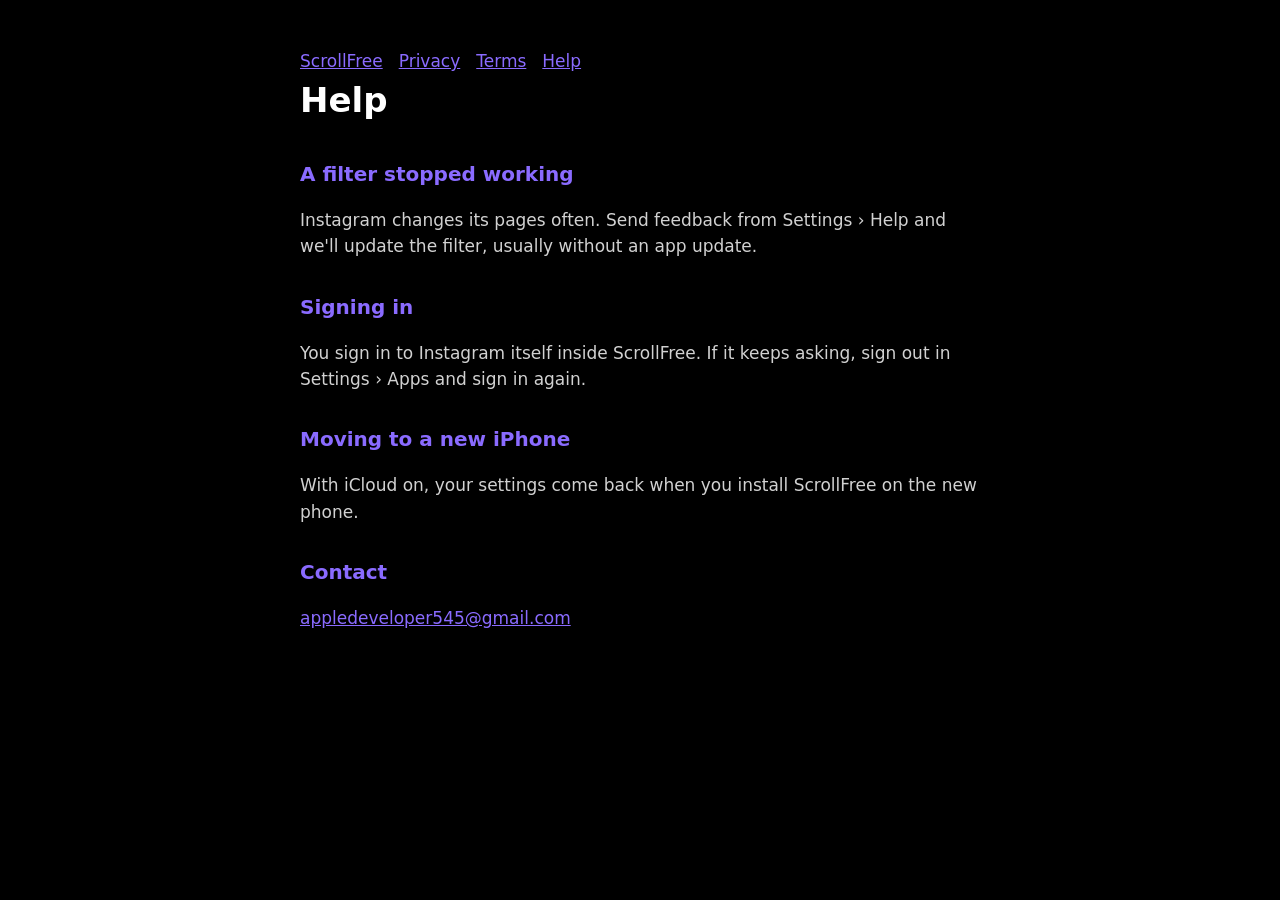
<file: help.html>
<!doctype html><html lang=en><head><meta charset=utf-8><meta name=viewport content='width=device-width,initial-scale=1'><title>ScrollFree Help</title><link rel=stylesheet href=style.css></head><body><main><nav><a href=./>ScrollFree</a><a href=privacy.html>Privacy</a><a href=terms.html>Terms</a><a href=help.html>Help</a></nav>
<h1>Help</h1>
<h2>A filter stopped working</h2><p>Instagram changes its pages often. Send feedback from Settings › Help and we'll update the filter, usually without an app update.</p>
<h2>Signing in</h2><p>You sign in to Instagram itself inside ScrollFree. If it keeps asking, sign out in Settings › Apps and sign in again.</p>
<h2>Moving to a new iPhone</h2><p>With iCloud on, your settings come back when you install ScrollFree on the new phone.</p>
<h2>Contact</h2><p><a href="mailto:appledeveloper545@gmail.com">appledeveloper545@gmail.com</a></p></main></body></html>
</file>
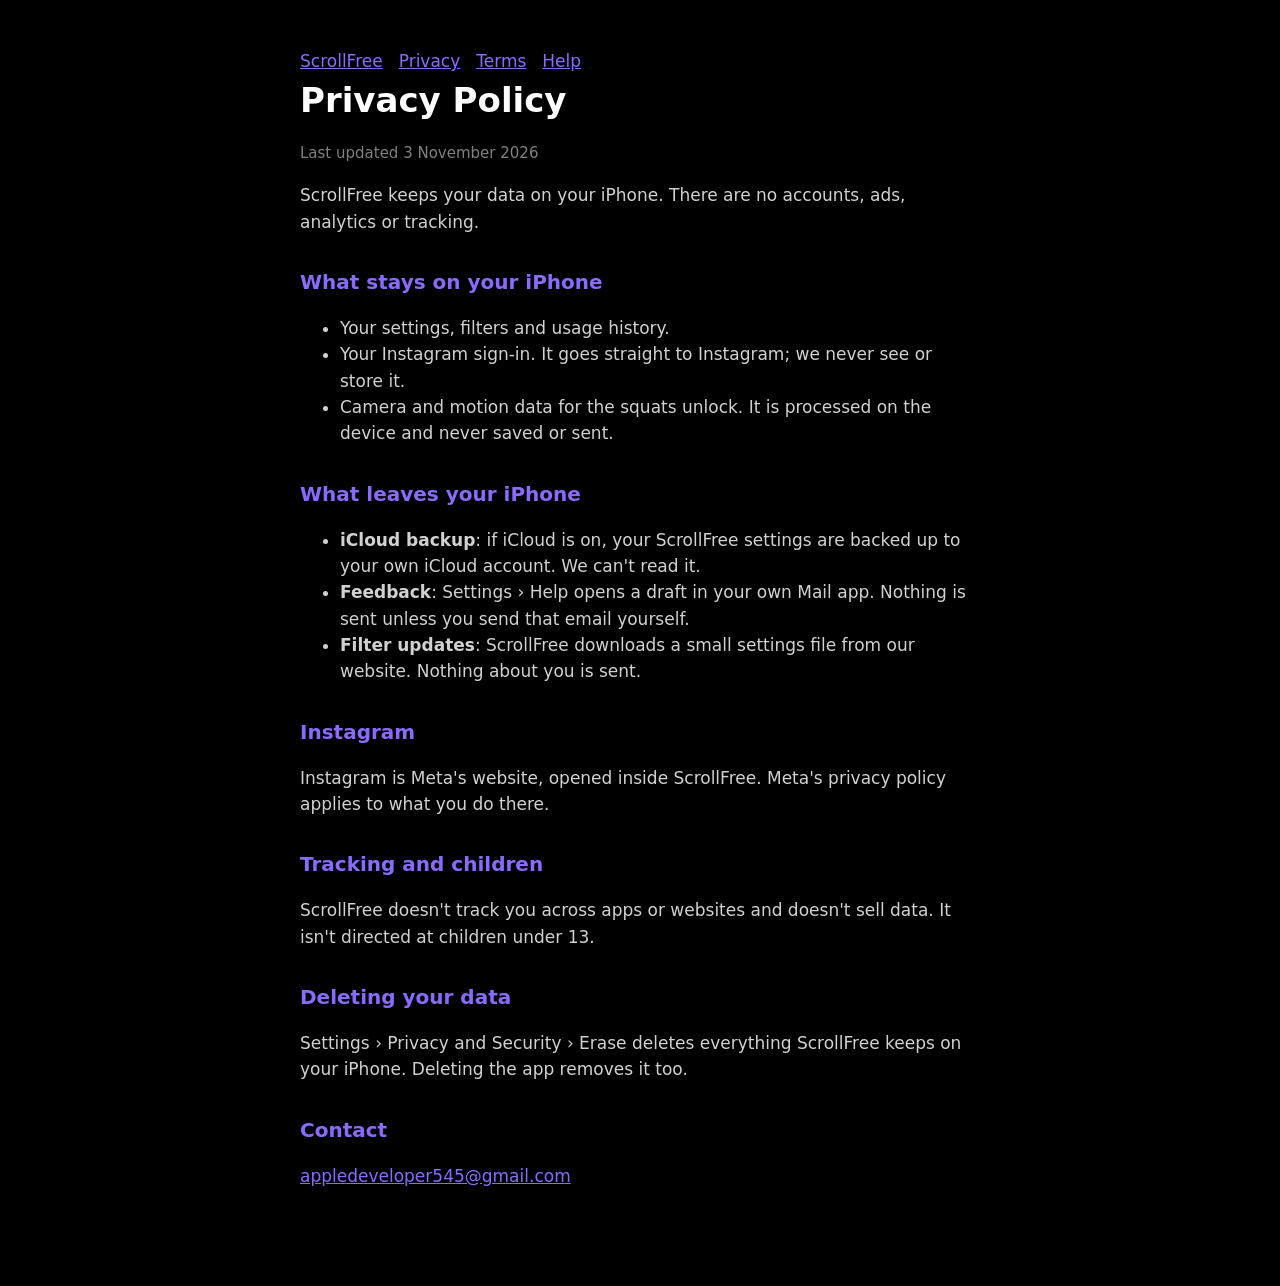
<file: privacy.html>
<!doctype html><html lang=en><head><meta charset=utf-8><meta name=viewport content='width=device-width,initial-scale=1'><title>ScrollFree Privacy Policy</title><link rel=stylesheet href=style.css></head><body><main><nav><a href=./>ScrollFree</a><a href=privacy.html>Privacy</a><a href=terms.html>Terms</a><a href=help.html>Help</a></nav>
<h1>Privacy Policy</h1><p class=d>Last updated 3 November 2026</p>
<p>ScrollFree keeps your data on your iPhone. There are no accounts, ads, analytics or tracking.</p>
<h2>What stays on your iPhone</h2><ul><li>Your settings, filters and usage history.</li><li>Your Instagram sign-in. It goes straight to Instagram; we never see or store it.</li><li>Camera and motion data for the squats unlock. It is processed on the device and never saved or sent.</li></ul>
<h2>What leaves your iPhone</h2><ul><li><b>iCloud backup</b>: if iCloud is on, your ScrollFree settings are backed up to your own iCloud account. We can't read it.</li><li><b>Feedback</b>: Settings › Help opens a draft in your own Mail app. Nothing is sent unless you send that email yourself.</li><li><b>Filter updates</b>: ScrollFree downloads a small settings file from our website. Nothing about you is sent.</li></ul>
<h2>Instagram</h2><p>Instagram is Meta's website, opened inside ScrollFree. Meta's privacy policy applies to what you do there.</p>
<h2>Tracking and children</h2><p>ScrollFree doesn't track you across apps or websites and doesn't sell data. It isn't directed at children under 13.</p>
<h2>Deleting your data</h2><p>Settings › Privacy and Security › Erase deletes everything ScrollFree keeps on your iPhone. Deleting the app removes it too.</p>
<h2>Contact</h2><p><a href="mailto:appledeveloper545@gmail.com">appledeveloper545@gmail.com</a></p></main></body></html>
</file>
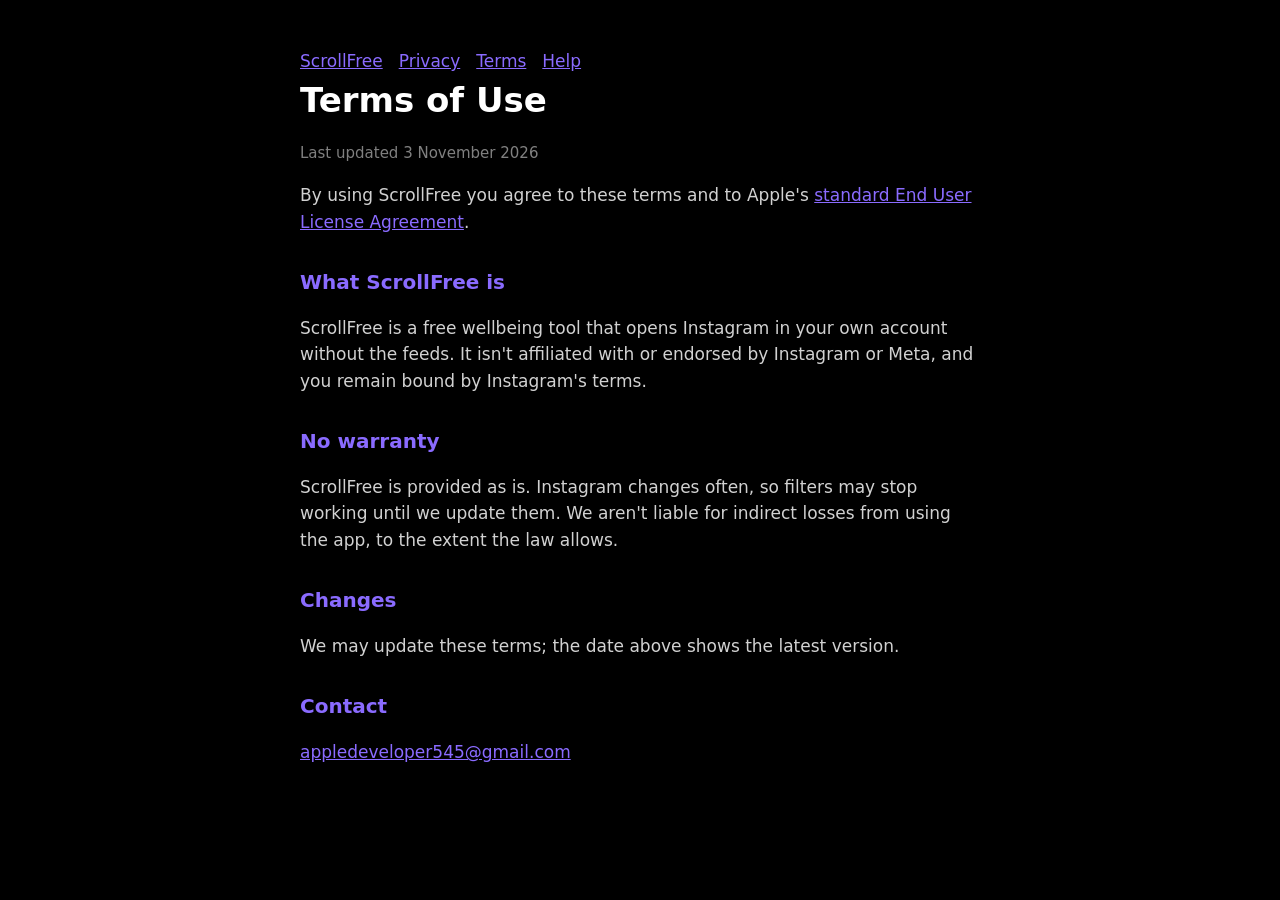
<file: terms.html>
<!doctype html><html lang=en><head><meta charset=utf-8><meta name=viewport content='width=device-width,initial-scale=1'><title>ScrollFree Terms of Use</title><link rel=stylesheet href=style.css></head><body><main><nav><a href=./>ScrollFree</a><a href=privacy.html>Privacy</a><a href=terms.html>Terms</a><a href=help.html>Help</a></nav>
<h1>Terms of Use</h1><p class=d>Last updated 3 November 2026</p>
<p>By using ScrollFree you agree to these terms and to Apple's <a href="https://www.apple.com/legal/internet-services/itunes/dev/stdeula/">standard End User License Agreement</a>.</p>
<h2>What ScrollFree is</h2><p>ScrollFree is a free wellbeing tool that opens Instagram in your own account without the feeds. It isn't affiliated with or endorsed by Instagram or Meta, and you remain bound by Instagram's terms.</p>
<h2>No warranty</h2><p>ScrollFree is provided as is. Instagram changes often, so filters may stop working until we update them. We aren't liable for indirect losses from using the app, to the extent the law allows.</p>
<h2>Changes</h2><p>We may update these terms; the date above shows the latest version.</p>
<h2>Contact</h2><p><a href="mailto:appledeveloper545@gmail.com">appledeveloper545@gmail.com</a></p></main></body></html>
</file>
